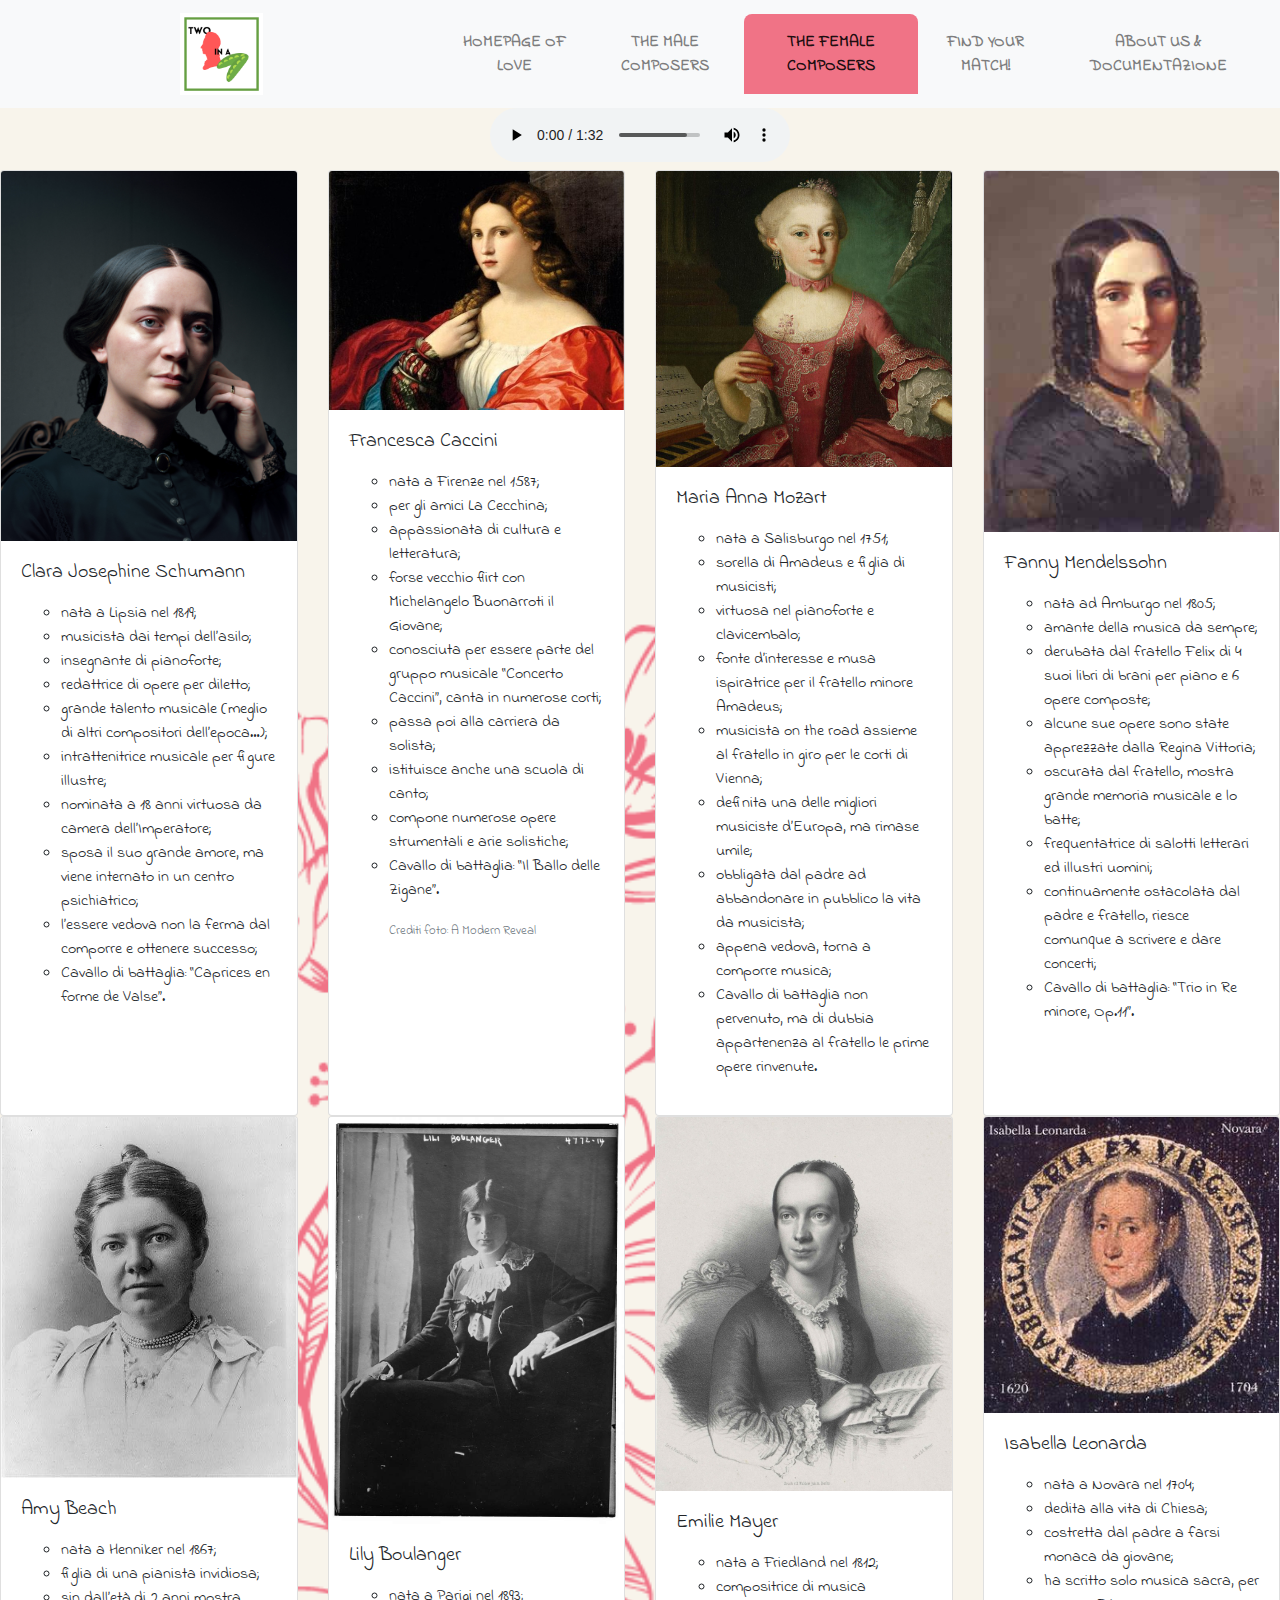
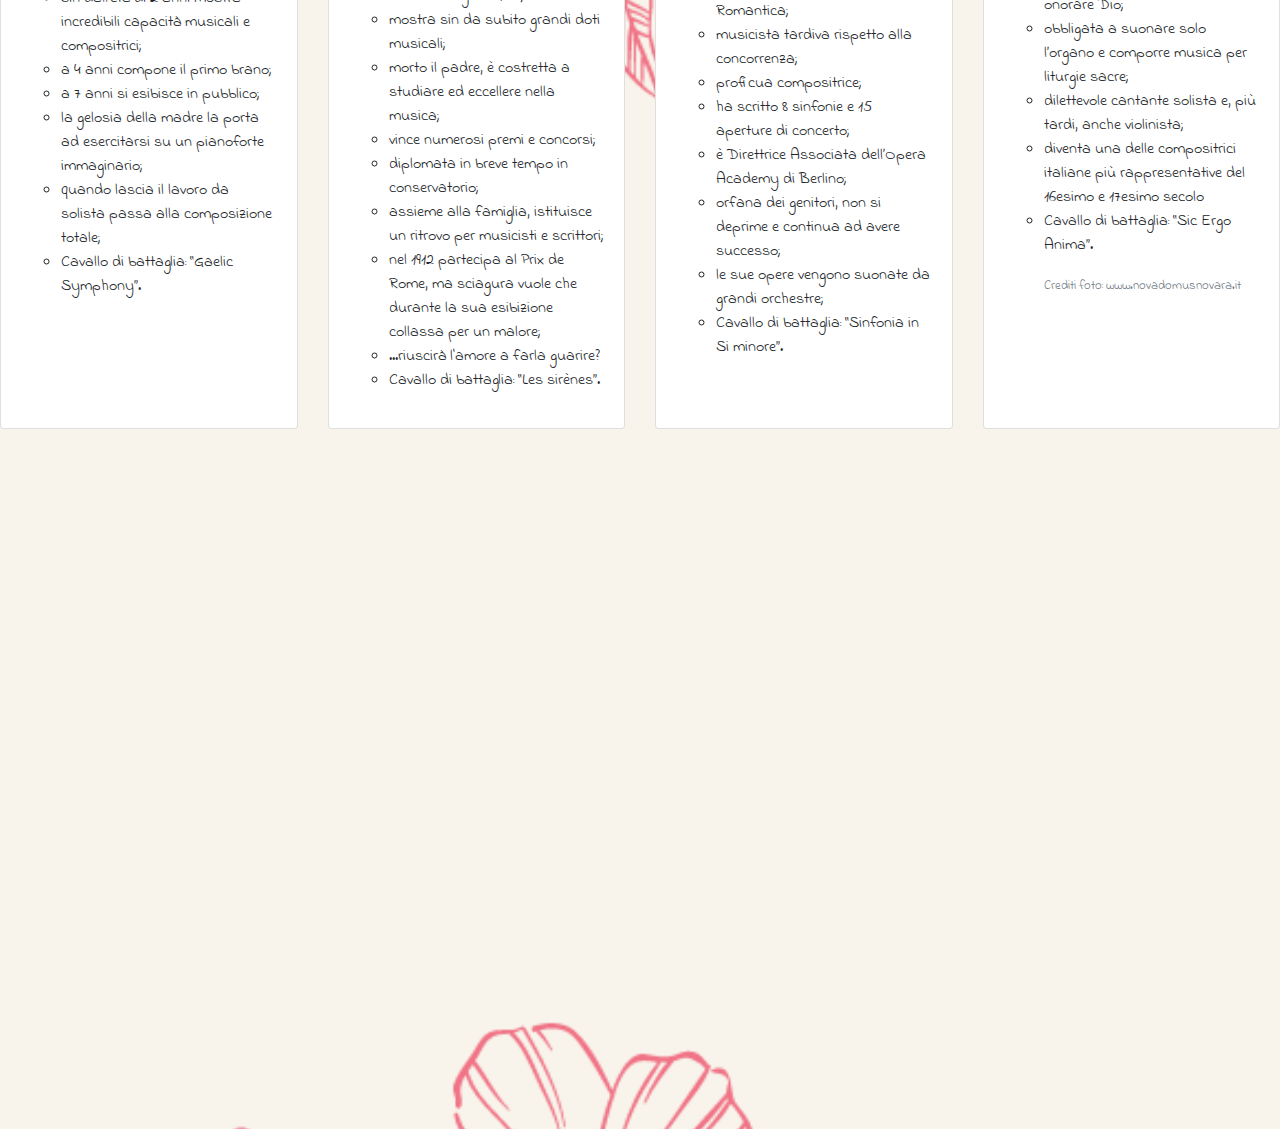
<file: composdon.html>
<!doctype html>
<html>
  <head>
     <meta charset="utf-8">
	  <!-- Global site tag (gtag.js) - Google Analytics -->
<script async src="https://www.googletagmanager.com/gtag/js?id=G-8LS3K8L18Q"></script>
<script>
  window.dataLayer = window.dataLayer || [];
  function gtag(){dataLayer.push(arguments);}
  gtag('js', new Date());

  gtag('config', 'G-8LS3K8L18Q');
</script>
     <title></title>
     <link rel="stylesheet" type="text/css" href="css/style.css">
     <link rel="stylesheet" href="https://cdn.jsdelivr.net/npm/bootstrap@4.3.1/dist/css/bootstrap.min.css" integrity="sha384-ggOyR0iXCbMQv3Xipma34MD+dH/1fQ784/j6cY/iJTQUOhcWr7x9JvoRxT2MZw1T" crossorigin="anonymous">
     <script src="https://code.jquery.com/jquery-3.3.1.slim.min.js" integrity="sha384-q8i/X+965DzO0rT7abK41JStQIAqVgRVzpbzo5smXKp4YfRvH+8abtTE1Pi6jizo" crossorigin="anonymous"></script>
     <script src="https://cdn.jsdelivr.net/npm/popper.js@1.14.7/dist/umd/popper.min.js" integrity="sha384-UO2eT0CpHqdSJQ6hJty5KVphtPhzWj9WO1clHTMGa3JDZwrnQq4sF86dIHNDz0W1" crossorigin="anonymous"></script>
     <script src="https://cdn.jsdelivr.net/npm/bootstrap@4.3.1/dist/js/bootstrap.min.js" integrity="sha384-JjSmVgyd0p3pXB1rRibZUAYoIIy6OrQ6VrjIEaFf/nJGzIxFDsf4x0xIM+B07jRM" crossorigin="anonymous"></script>

<link rel="preconnect" href="https://fonts.googleapis.com">
<link rel="preconnect" href="https://fonts.gstatic.com" crossorigin>
<link href="https://fonts.googleapis.com/css2?family=Indie+Flower&display=swap" rel="stylesheet">

  </head>
  <body>
     <header>
        <nav class="navbar navbar-expand-lg navbar-light bg-light">
			 <a class="navbar-brand" href="index.html">
               <img id="homelogo" src="img/logo2.png"/>
			 </a>
			  <button class="navbar-toggler" type="button" data-toggle="collapse" data-target="#navbarNav" aria-controls="navbarNav" aria-expanded="false" aria-label="Toggle navigation">
			    <span class="navbar-toggler-icon"></span>
			  </button>
			  <div class="collapse navbar-collapse" id="navbarNav">
			    <ul class="navbar-nav">
			      <li class="nav-item">
			        <a class="nav-link" href="index.html"><b>Homepage of Love</b><span class="sr-only">(current)</span></a>
			      </li>
			      <li class="nav-item">
			        <a class="nav-link" href="composomo.html"><b>The Male Composers</b></a>
			      </li>
			      <li class="nav-item active">
			        <a class="nav-link" href="composdon.html"><b>The Female Composers</b></a>
			      </li>
			       <li class="nav-item">
			        <a class="nav-link" href="match.html"><b>Find your Match!</b></a>
			      </li>
                  <li class="nav-item">
                    <a class="nav-link" href="aboutus.html"><b>About Us & Documentazione</b></a>
                  </li>
			    </ul>
			  </div>
		</nav>
        <center>
       <audio controls>
        <source src="audio/audiodonne.mp3.mp3" type="audio/mpeg">
       </audio> 
      </center>
     </header>
     
     <main>
        <div class="card-deck">
       <div class="card" style="width: 8rem">
         <img src="img/musdon1.jpg" class="card-img-top" alt="...">
       <div class="card-body">
         <h5 class="card-title">Clara Josephine Schumann</h5>
         <ul class="a">
         	<p class="card-text">
         	<li>nata a Lipsia nel 1819;</li>
         	<li>musicista dai tempi dell’asilo;</li>
         	<li>insegnante di pianoforte;</li> 
         	<li>redattrice di opere per diletto;</li>
         	<li>grande talento musicale (meglio di altri compositori dell’epoca…);</li>
         	<li>intrattenitrice musicale per figure illustre;</li> 
         	<li>nominata a 18 anni virtuosa da camera dell’Imperatore;</li>
         	<li>sposa il suo grande amore, ma viene internato in un centro psichiatrico;</li>
         	<li>l’essere vedova non la ferma dal comporre e ottenere successo;</li>
         	<li>Cavallo di battaglia: “Caprices en forme de Valse”.</li></p>
         </ul>
       </div>
       </div>
       <div class="card" style="width: 4rem">
         <img src="img/musdon2.jpg" class="card-img-top" alt="...">
       <div class="card-body">
         <h5 class="card-title">Francesca Caccini</h5>
         <ul class="a">
         	<p class="card-text">
         	<li>nata a Firenze nel 1587;</li>
         	<li>per gli amici La Cecchina;</li>
         	<li>appassionata di cultura e letteratura;</li> 
         	<li>forse vecchio flirt con Michelangelo Buonarroti il Giovane;</li>
         	<li>conosciuta per essere parte del gruppo musicale “Concerto Caccini”, canta in numerose corti;</li>
         	<li>passa poi alla carriera da solista;</li> 
         	<li>istituisce anche una scuola di canto;</li>
         	<li>compone numerose opere strumentali e arie solistiche;</li>
         	<li>Cavallo di battaglia: “Il Ballo delle Zigane”.</li></p>
         	<p class="card-text"><small class="text-muted">Crediti foto: A Modern Reveal</small></p>

         </ul>
       </div>
       </div>
        <div class="card" style="width: 5%">
         <img src="img/musdon3.jpg" class="card-img-top" alt="...">
        <div class="card-body">
         <h5 class="card-title">Maria Anna Mozart</h5>
         <ul class="a">
         	<p class="card-text">
         	<li>nata a Salisburgo nel 1751;</li>
         	<li>sorella di Amadeus e figlia di musicisti;</li>
         	<li>virtuosa nel pianoforte e clavicembalo;</li>
         	<li>fonte d’interesse e musa ispiratrice per il fratello minore Amadeus;</li>
         	<li>musicista on the road assieme al fratello in giro per le corti di Vienna;</li> 
         	<li>definita una delle migliori musiciste d’Europa, ma rimase umile;</li>
         	<li>obbligata dal padre ad abbandonare in pubblico la vita da musicista;</li>
         	<li>appena vedova, torna a comporre musica;</li> 
            <li>Cavallo di battaglia non pervenuto, ma di dubbia appartenenza al fratello le prime opere rinvenute. </li></p>
         </ul>
       </div>
       </div>
        <div class="card" style="width: 5%">
         <img src="img/musdon4.jpg" class="card-img-top" alt="...">
        <div class="card-body">
         <h5 class="card-title">Fanny Mendelssohn</h5>
         <ul class="a">
         	<p class="card-text">
         	<li>nata ad Amburgo nel 1805;</li>
         	<li>amante della musica da sempre;</li>
         	<li>derubata dal fratello Felix di 4 suoi libri di brani per piano e 6 opere composte;</li>
         	<li>alcune sue opere sono state apprezzate dalla Regina Vittoria;</li> 
         	<li>oscurata dal fratello, mostra grande memoria musicale e lo batte;</li>
         	<li>frequentatrice di salotti letterari ed illustri uomini;</li>
         	<li>continuamente ostacolata dal padre e fratello, riesce comunque a scrivere e dare concerti;</li> 
            <li>Cavallo di battaglia: “Trio in Re minore, Op.11”.</li></p>
         </ul>
       </div>
       </div>
     </div>
     <div class="card-deck">
        <div class="card" style="width: 18rem">
         <img src="img/musdon5.jpg" class="card-img-top" alt="...">
        <div class="card-body">
         <h5 class="card-title">Amy Beach</h5>
         <ul class="a">
         	<p class="card-text">
         	<li>nata a Henniker nel 1867;</li>
         	<li>figlia di una pianista invidiosa;</li>
         	<li>sin dall’età di 2 anni mostra incredibili capacità musicali e compositrici;</li> 
         	<li>a 4 anni compone il primo brano;</li>
         	<li>a 7 anni si esibisce in pubblico;</li>
         	<li>la gelosia della madre la porta ad esercitarsi su un pianoforte immaginario;</li> 
         	<li>quando lascia il lavoro da solista passa alla composizione totale;</li>
         	<li>Cavallo di battaglia: “Gaelic Symphony”.</li></p>
         </ul>
       </div>
       </div>
        <div class="card" style="width: 18rem">
         <img src="img/musdon6.jpg" class="card-img-top" alt="...">
        <div class="card-body">
         <h5 class="card-title">Lily Boulanger</h5>
         <ul class="a">
         	<p class="card-text">
         	<li>nata a Parigi nel 1893;</li>
         	<li>mostra sin da subito grandi doti musicali;</li>
         	<li>morto il padre, è costretta a studiare ed eccellere nella musica;</li> 
         	<li>vince numerosi premi e concorsi;</li>
         	<li>diplomata in breve tempo in conservatorio;</li>
         	<li>assieme alla famiglia, istituisce un ritrovo per musicisti e scrittori;</li> 
         	<li>nel 1912 partecipa al Prix de Rome, ma sciagura vuole che durante la sua esibizione collassa per un malore;</li>
         	<li>...riuscirà l'amore a farla guarire?</li>
         	<li>Cavallo di battaglia: “Les sirènes”.</li></p>
         </ul>
       </div>
       </div>
        <div class="card" style="width: 18rem">
         <img src="img/musdon7.jpg" class="card-img-top" alt="...">
        <div class="card-body">
         <h5 class="card-title">Emilie Mayer</h5>
         <ul class="a">
         	<p class="card-text">
         	<li>nata a Friedland nel 1812;</li>
         	<li>compositrice di musica Romantica;</li>
         	<li>musicista tardiva rispetto alla concorrenza;</li> 
         	<li>proficua compositrice;</li>
         	<li>ha scritto 8 sinfonie e 15 aperture di concerto;</li>
         	<li>è Direttrice Associata dell’Opera Academy di Berlino;</li> 
         	<li>orfana dei genitori, non si deprime e continua ad avere successo;</li>
         	<li>le sue opere vengono suonate da grandi orchestre;</li>
         	<li>Cavallo di battaglia: “Sinfonia in Si minore”.</li></p>
         </ul>
       </div>
       </div>
         <div class="card" style="width: 18rem">
         <img src="img/musdon8.jpg" class="card-img-top" alt="...">
        <div class="card-body">
         <h5 class="card-title">Isabella Leonarda</h5>
         <ul class="a">
         	<p class="card-text">
         	<li>nata a Novara nel 1704;</li>
         	<li>dedita alla vita di Chiesa;</li>
         	<li>costretta dal padre a farsi monaca da giovane;</li> 
         	<li>ha scritto solo musica sacra, per onorare Dio;</li>
         	<li>obbligata a suonare solo l’organo e comporre musica per liturgie sacre;</li>
         	<li>dilettevole cantante solista e, più tardi, anche violinista;</li>
         	<li>diventa una delle compositrici italiane più rappresentative del 16esimo e 17esimo secolo</li> 
         	<li>Cavallo di battaglia: “Sic Ergo Anima”.</li></p>
         	<p class="card-text"><small class="text-muted">Crediti foto: www.novadomusnovara.it</small></p>
         </ul>
       </div>
       </div>
   </div>
     </main>
     <footer></footer>
  </body>
</html>
</file>
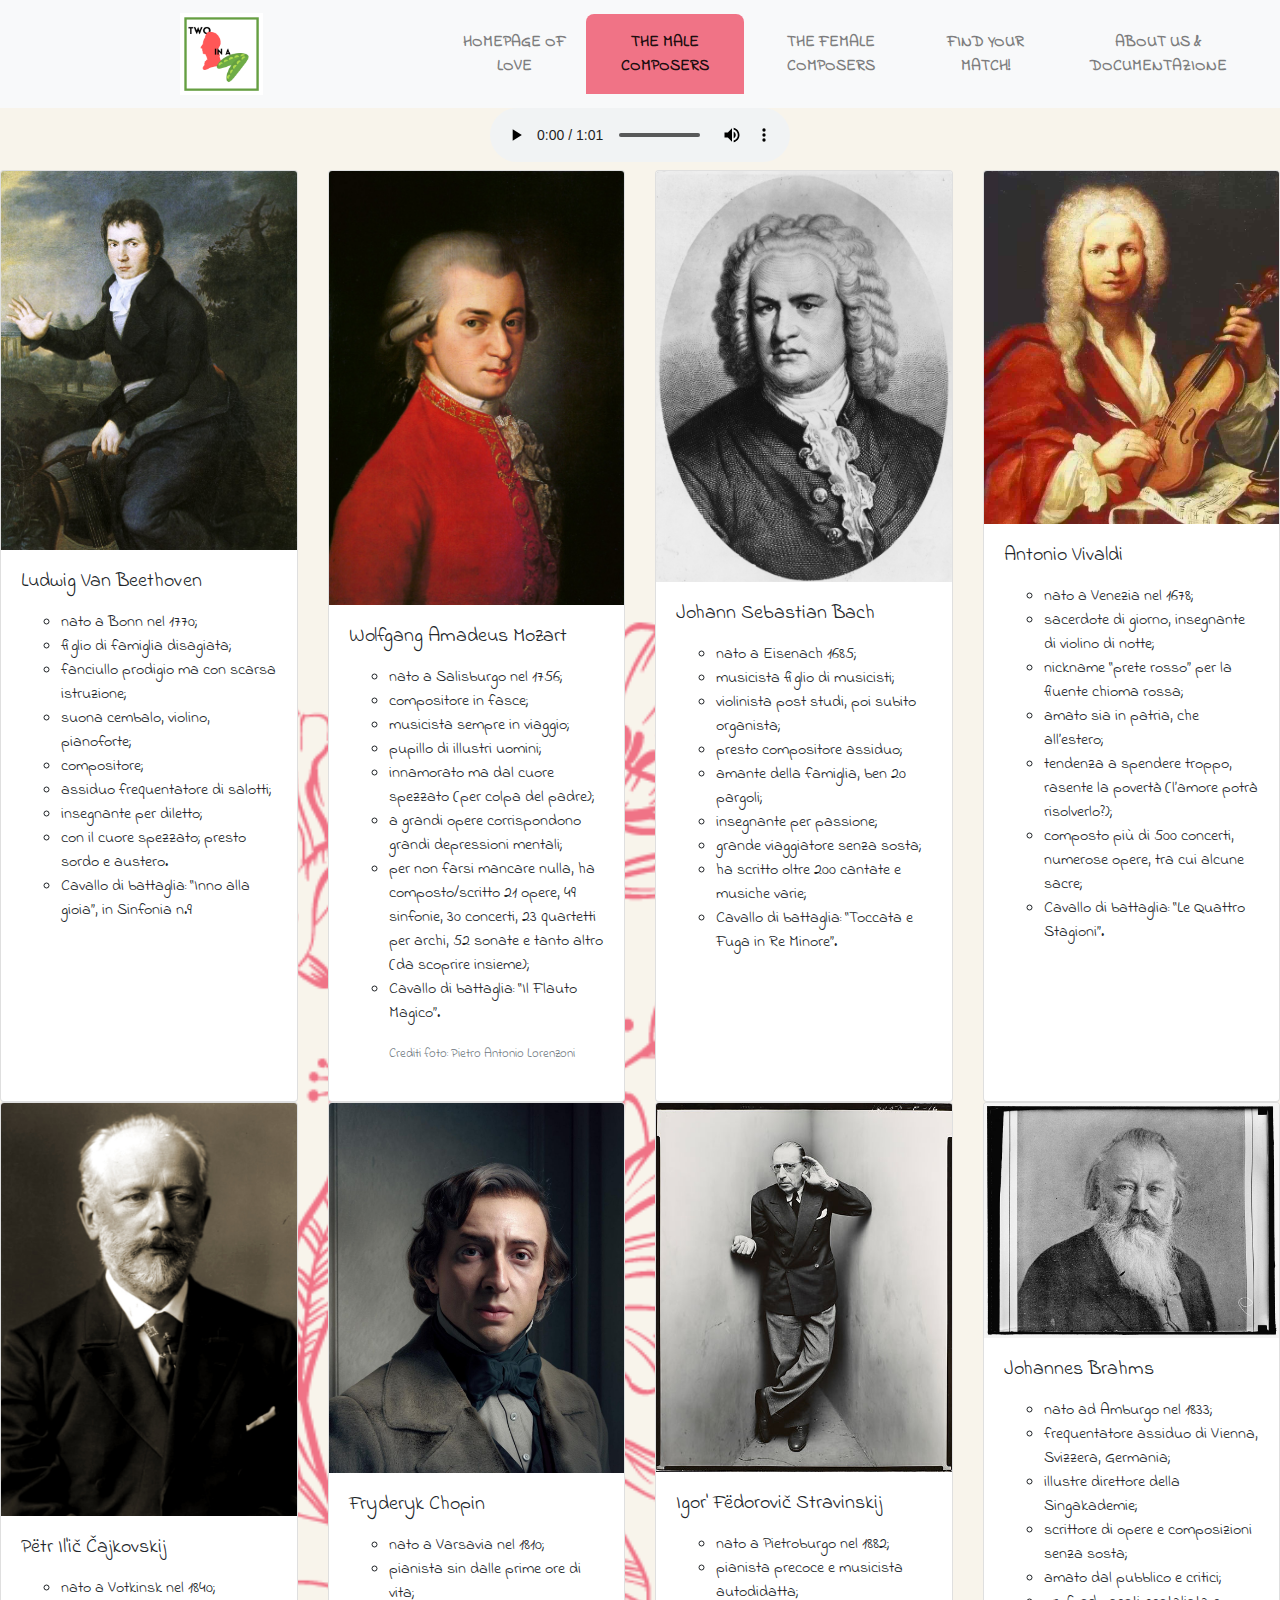
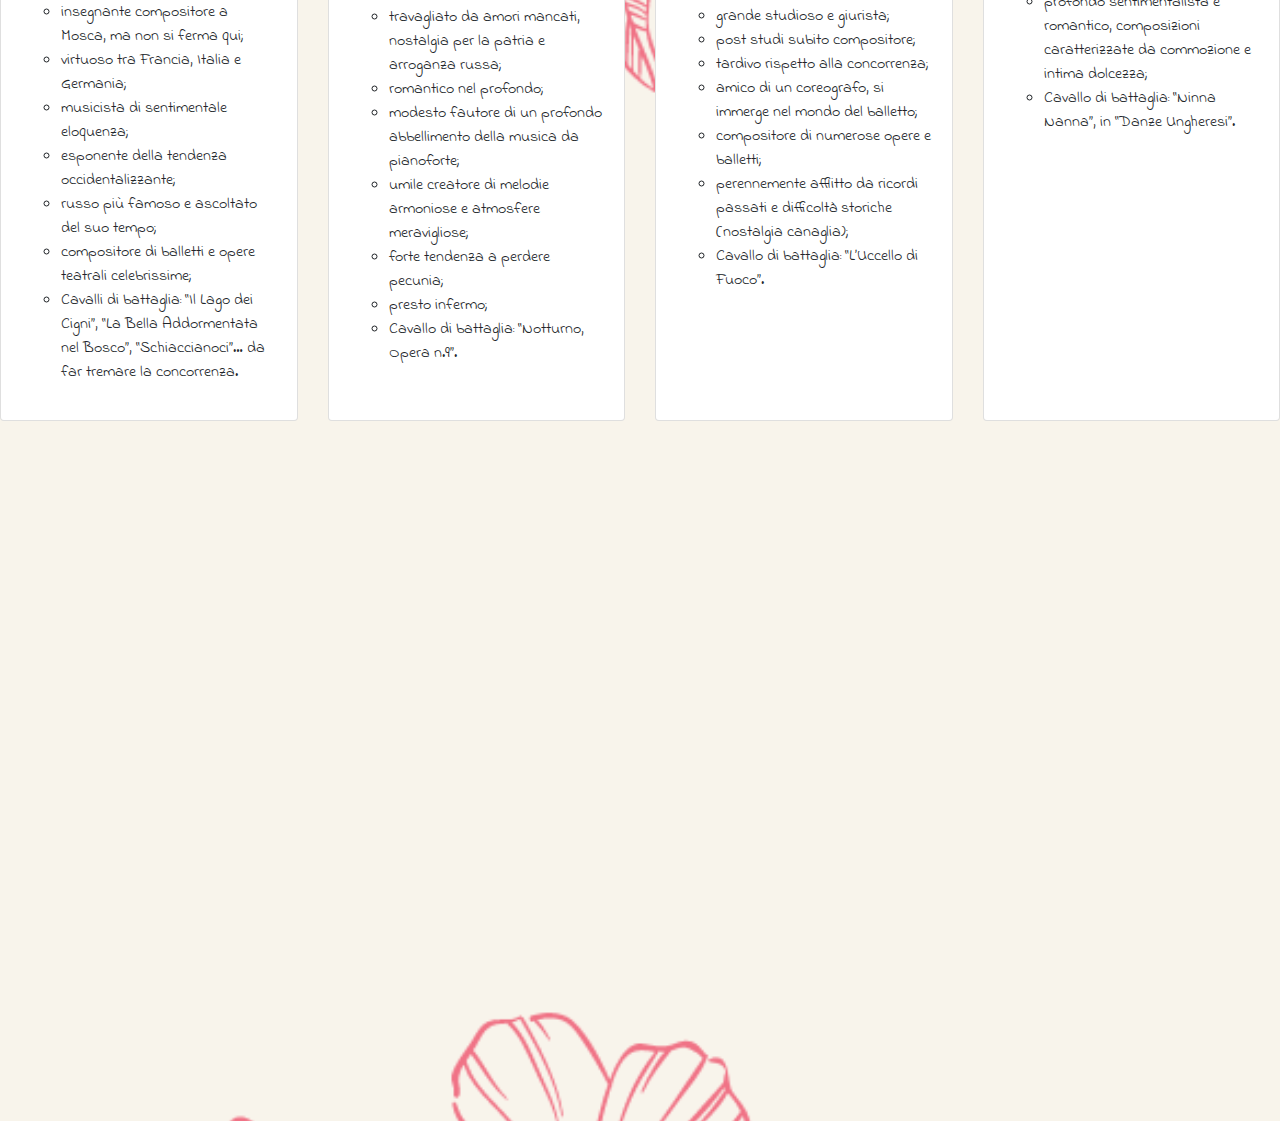
<file: composomo.html>
<!doctype html>
<html>
  <head>
     <meta charset="utf-8">
	  <!-- Global site tag (gtag.js) - Google Analytics -->
<script async src="https://www.googletagmanager.com/gtag/js?id=G-8LS3K8L18Q"></script>
<script>
  window.dataLayer = window.dataLayer || [];
  function gtag(){dataLayer.push(arguments);}
  gtag('js', new Date());

  gtag('config', 'G-8LS3K8L18Q');
</script>
     <title></title>
     <link rel="stylesheet" type="text/css" href="css/style.css">
     <link rel="stylesheet" href="https://cdn.jsdelivr.net/npm/bootstrap@4.3.1/dist/css/bootstrap.min.css" integrity="sha384-ggOyR0iXCbMQv3Xipma34MD+dH/1fQ784/j6cY/iJTQUOhcWr7x9JvoRxT2MZw1T" crossorigin="anonymous">
     <script src="https://code.jquery.com/jquery-3.3.1.slim.min.js" integrity="sha384-q8i/X+965DzO0rT7abK41JStQIAqVgRVzpbzo5smXKp4YfRvH+8abtTE1Pi6jizo" crossorigin="anonymous"></script>
     <script src="https://cdn.jsdelivr.net/npm/popper.js@1.14.7/dist/umd/popper.min.js" integrity="sha384-UO2eT0CpHqdSJQ6hJty5KVphtPhzWj9WO1clHTMGa3JDZwrnQq4sF86dIHNDz0W1" crossorigin="anonymous"></script>
     <script src="https://cdn.jsdelivr.net/npm/bootstrap@4.3.1/dist/js/bootstrap.min.js" integrity="sha384-JjSmVgyd0p3pXB1rRibZUAYoIIy6OrQ6VrjIEaFf/nJGzIxFDsf4x0xIM+B07jRM" crossorigin="anonymous"></script>

<link rel="preconnect" href="https://fonts.googleapis.com">
<link rel="preconnect" href="https://fonts.gstatic.com" crossorigin>
<link href="https://fonts.googleapis.com/css2?family=Indie+Flower&display=swap" rel="stylesheet">

  </head>
  <body>
     <header>
        <nav class="navbar navbar-expand-lg navbar-light bg-light">
			 <a class="navbar-brand" href="index.html">
               <img id="homelogo" src="img/logo2.png"/>
			 </a>
			  <button class="navbar-toggler" type="button" data-toggle="collapse" data-target="#navbarNav" aria-controls="navbarNav" aria-expanded="false" aria-label="Toggle navigation">
			    <span class="navbar-toggler-icon"></span>
			  </button>
			  <div class="collapse navbar-collapse" id="navbarNav">
			    <ul class="navbar-nav">
			      <li class="nav-item">
			        <a class="nav-link" href="index.html"><b>Homepage of Love</b><span class="sr-only">(current)</span></a>
			      </li>
			      <li class="nav-item active">
			        <a class="nav-link" href="composomo.html"><b>The Male Composers</b></a>
			      </li>
			      <li class="nav-item">
			        <a class="nav-link" href="composdon.html"><b>The Female Composers</b></a>
			      </li>
			       <li class="nav-item">
			        <a class="nav-link" href="match.html"><b>Find your Match!</b></a>
			      </li>
                  <li class="nav-item">
                    <a class="nav-link" href="aboutus.html"><b>About Us & Documentazione</b></a>
                  </li>
			    </ul>
			  </div>
		</nav>
        <center>
       <audio controls>
        <source src="audio/audiouomini.mp3.mp3" type="audio/mpeg">
       </audio> 
      </center>
     </header>

     <main>
     	<div class="card-deck">
       <div class="card" style="width: 8rem">
         <img src="img/musomo1.jpg" class="card-img-top" alt="...">
       <div class="card-body">
         <h5 class="card-title">Ludwig Van Beethoven</h5>
         <ul class="a">
         	<p class="card-text">
         	<li>nato a Bonn nel 1770;</li>
         	<li>figlio di famiglia disagiata;</li>
         	<li>fanciullo prodigio ma con scarsa istruzione;</li> 
         	<li>suona cembalo, violino, pianoforte;</li>
         	<li>compositore;</li>
         	<li>assiduo frequentatore di salotti;</li> 
         	<li>insegnante per diletto;</li>
         	<li>con il cuore spezzato; presto sordo e austero.</li> 
         	<li>Cavallo di battaglia: “Inno alla gioia”, in Sinfonia n.9</li></p>
         </ul>
       </div>
       </div>
       <div class="card" style="width: 4rem">
         <img src="img/musomo2.jpeg" class="card-img-top" alt="...">
       <div class="card-body">
         <h5 class="card-title">Wolfgang Amadeus Mozart</h5>
         <ul class="a">
         	<p class="card-text">
         	<li>nato a Salisburgo nel 1756;</li>
         	<li>compositore in fasce;</li>
         	<li>musicista sempre in viaggio;</li> 
         	<li>pupillo di illustri uomini;</li>
         	<li>innamorato ma dal cuore spezzato (per colpa del padre);</li>
         	<li>a grandi opere corrispondono grandi depressioni mentali;</li> 
         	<li>per non farsi mancare nulla, ha composto/scritto 21 opere, 49 sinfonie, 30 concerti, 23 quartetti per archi, 52 sonate e tanto altro (da scoprire insieme);</li>
         	<li>Cavallo di battaglia: “Il Flauto Magico”.</li></p>
            <p class="card-text"><small class="text-muted">Crediti foto: Pietro Antonio Lorenzoni</small></p>
         </ul>
       </div>
       </div>
        <div class="card" style="width: 5%">
         <img src="img/musomo3.jpg" class="card-img-top" alt="...">
        <div class="card-body">
         <h5 class="card-title">Johann Sebastian Bach</h5>
         <ul class="a">
         	<p class="card-text">
         	<li>nato a Eisenach 1685;</li>
         	<li>musicista figlio di musicisti;</li>
         	<li>violinista post studi, poi subito organista;</li> 
         	<li>presto compositore assiduo;</li>
         	<li>amante della famiglia, ben 20 pargoli;</li>
         	<li>insegnante per passione;</li> 
         	<li>grande viaggiatore senza sosta;</li>
         	<li>ha scritto oltre 200 cantate e musiche varie;</li>
            <li>Cavallo di battaglia: “Toccata e Fuga in Re Minore”.</li></p>
         </ul>
       </div>
       </div>
        <div class="card" style="width: 5%">
         <img src="img/musomo4.jpg" class="card-img-top" alt="...">
        <div class="card-body">
         <h5 class="card-title">Antonio Vivaldi</h5>
         <ul class="a">
         	<p class="card-text">
         	<li>nato a Venezia nel 1678;</li>
         	<li>sacerdote di giorno, insegnante di violino di notte;</li>
         	<li>nickname “prete rosso” per la fluente chioma rossa;</li> 
         	<li>amato sia in patria, che all’estero;</li>
         	<li>tendenza a spendere troppo, rasente la povertà (l’amore potrà risolverlo?);</li>
         	<li>composto più di 500 concerti, numerose opere, tra cui alcune sacre;</li> 
            <li>Cavallo di battaglia: “Le Quattro Stagioni”. </li></p>
         </ul>
       </div>
       </div>
     </div>
     <div class="card-deck">
        <div class="card" style="width: 18rem">
         <img src="img/musomo5.jpg" class="card-img-top" alt="...">
        <div class="card-body">
         <h5 class="card-title">Pëtr Il'ič Čajkovskij</h5>
         <ul class="a">
         	<p class="card-text">
         	<li>nato a Votkinsk nel 1840;</li>
         	<li>insegnante compositore a Mosca, ma non si ferma qui;</li>
         	<li>virtuoso tra Francia, Italia e Germania;</li> 
         	<li>musicista di sentimentale eloquenza;</li>
         	<li>esponente della tendenza occidentalizzante;</li>
         	<li>russo più famoso e ascoltato del suo tempo;</li> 
         	<li>compositore di balletti e opere teatrali celebrissime;</li>
         	<li>Cavalli di battaglia: “Il Lago dei Cigni”, “La Bella Addormentata nel Bosco”, “Schiaccianoci”… da far tremare la concorrenza.</li>
         </ul>
       </div>
       </div>
        <div class="card" style="width: 18rem">
         <img src="img/musomo6.jpg" class="card-img-top" alt="...">
        <div class="card-body">
         <h5 class="card-title">Fryderyk Chopin</h5>
         <ul class="a">
         	<p class="card-text">
         	<li>nato a Varsavia nel 1810;</li>
         	<li>pianista sin dalle prime ore di vita;</li>
         	<li>travagliato da amori mancati, nostalgia per la patria e arroganza russa;</li> 
         	<li>romantico nel profondo;</li>
         	<li>modesto fautore di un profondo abbellimento della musica da pianoforte;</li>
         	<li>umile creatore di melodie armoniose e atmosfere meravigliose;</li> 
         	<li>forte tendenza a perdere pecunia;</li>
         	<li>presto infermo;</li>
         	<li>Cavallo di battaglia: “Notturno, Opera n.9”.</li>
         </ul>
       </div>
       </div>
        <div class="card" style="width: 18rem">
         <img src="img/musomo7.jpg" class="card-img-top" alt="...">
        <div class="card-body">
         <h5 class="card-title">Igor' Fëdorovič Stravinskij</h5>
         <ul class="a">
         	<p class="card-text">
         	<li>nato a Pietroburgo nel 1882;</li>
         	<li>pianista precoce e musicista autodidatta;</li>
         	<li>grande studioso e giurista;</li> 
         	<li>post studi subito compositore;</li>
         	<li>tardivo rispetto alla concorrenza;</li>
         	<li>amico di un coreografo, si immerge nel mondo del balletto;</li> 
         	<li>compositore di numerose opere e balletti;</li>
         	<li>perennemente afflitto da ricordi passati e difficoltà storiche (nostalgia canaglia);</li>
         	<li>Cavallo di battaglia: “L’Uccello di Fuoco”.</li>
         </ul>
       </div>
       </div>
         <div class="card" style="width: 18rem">
         <img src="img/musomo8.jpg" class="card-img-top" alt="...">
        <div class="card-body">
         <h5 class="card-title">Johannes Brahms</h5>
         <ul class="a">
         	<p class="card-text">
         	<li>nato ad Amburgo nel 1833;</li>
         	<li>frequentatore assiduo di Vienna, Svizzera, Germania;</li>
         	<li>illustre direttore della Singakademie;</li> 
         	<li>scrittore di opere e composizioni senza sosta;</li>
         	<li>amato dal pubblico e critici;</li>
         	<li>profondo sentimentalista e romantico, composizioni caratterizzate da commozione e intima dolcezza;</li> 
         	<li>Cavallo di battaglia: “Ninna Nanna”, in “Danze Ungheresi”.</li>
         </ul>
       </div>
       </div>
   </div>
     </main>
     <footer></footer>
  </body>
</html>
</file>
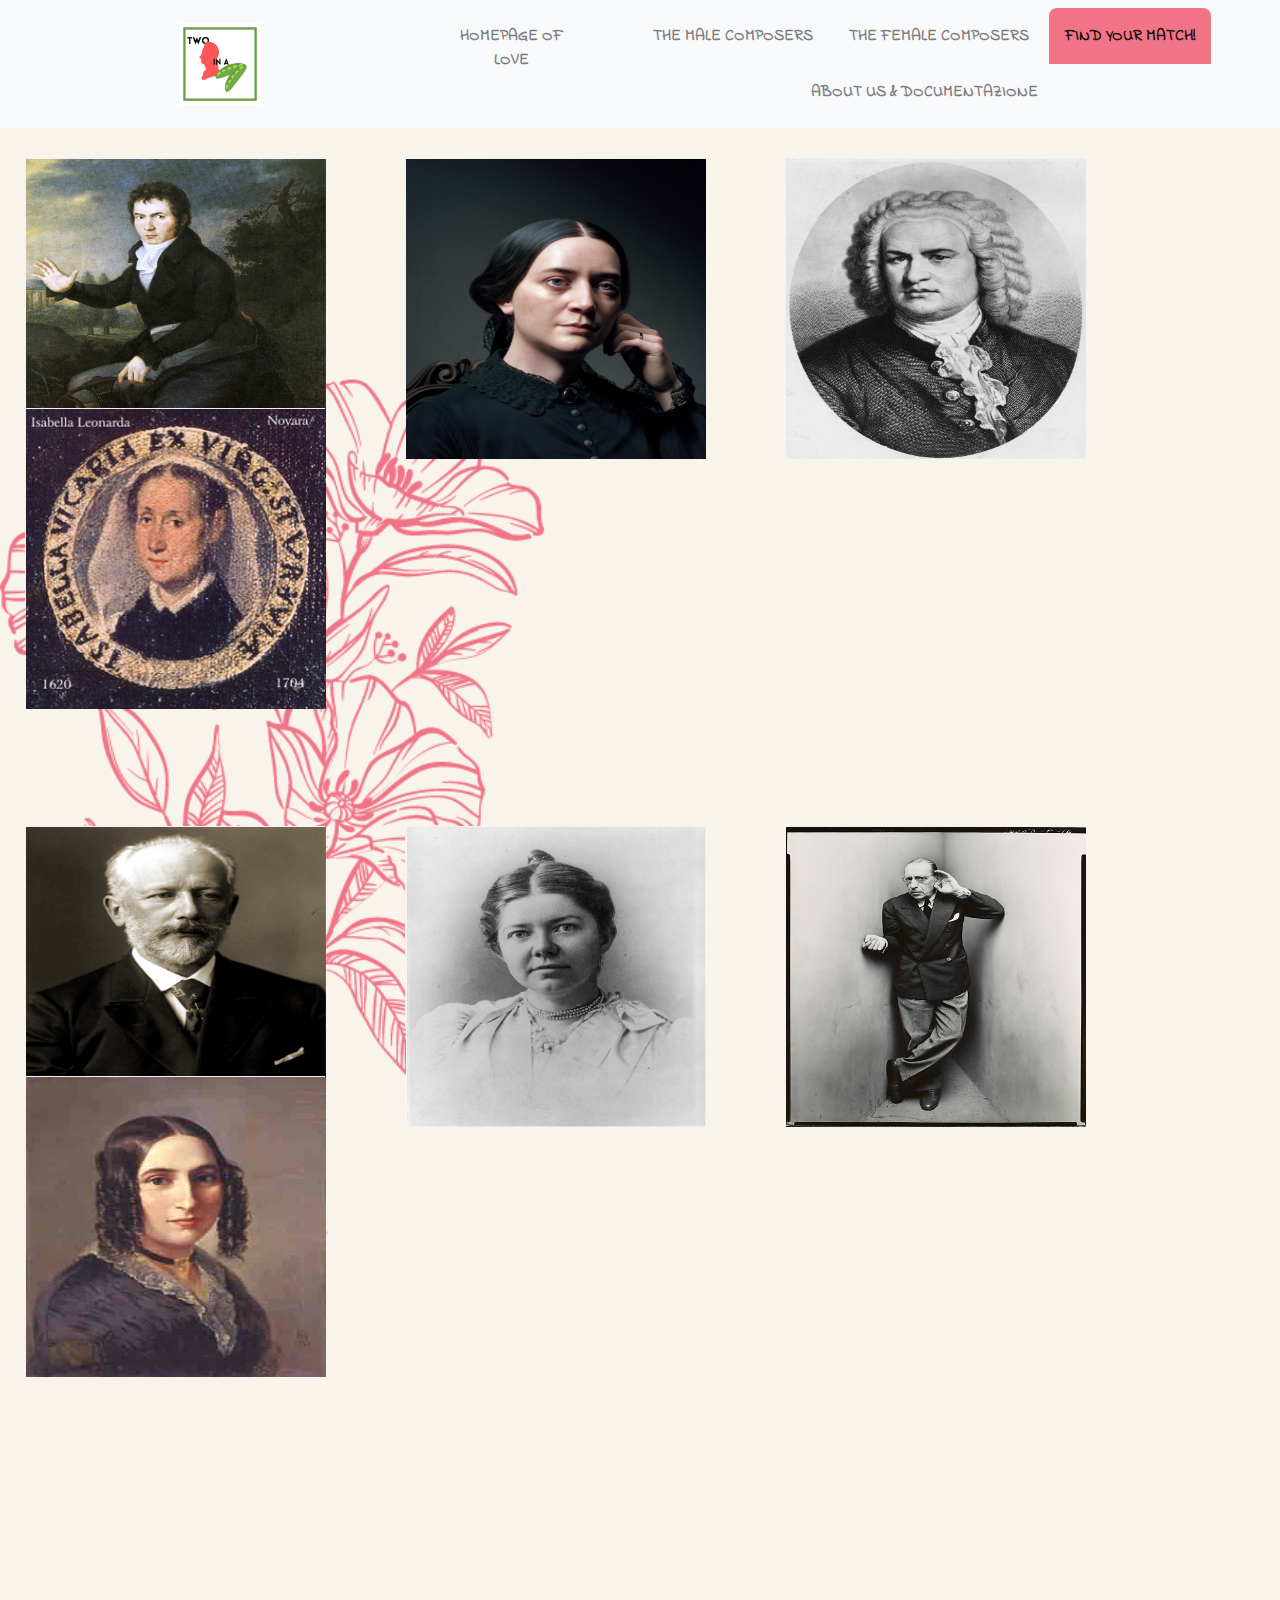
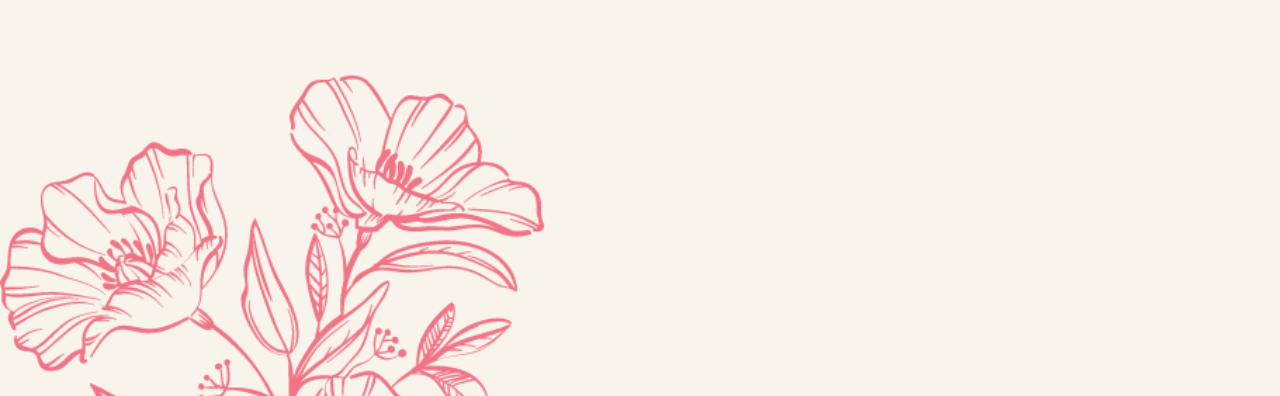
<file: match.html>
<!doctype html>
<html>
  <head>
     <meta charset="utf-8">
	  <!-- Global site tag (gtag.js) - Google Analytics -->
<script async src="https://www.googletagmanager.com/gtag/js?id=G-8LS3K8L18Q"></script>
<script>
  window.dataLayer = window.dataLayer || [];
  function gtag(){dataLayer.push(arguments);}
  gtag('js', new Date());

  gtag('config', 'G-8LS3K8L18Q');
</script>
     <title></title>
     <link rel="stylesheet" type="text/css" href="css/style.css">
     <link rel="stylesheet" href="https://cdn.jsdelivr.net/npm/bootstrap@4.3.1/dist/css/bootstrap.min.css" integrity="sha384-ggOyR0iXCbMQv3Xipma34MD+dH/1fQ784/j6cY/iJTQUOhcWr7x9JvoRxT2MZw1T" crossorigin="anonymous">
     <script src="https://code.jquery.com/jquery-3.3.1.slim.min.js" integrity="sha384-q8i/X+965DzO0rT7abK41JStQIAqVgRVzpbzo5smXKp4YfRvH+8abtTE1Pi6jizo" crossorigin="anonymous"></script>
     <script src="https://cdn.jsdelivr.net/npm/popper.js@1.14.7/dist/umd/popper.min.js" integrity="sha384-UO2eT0CpHqdSJQ6hJty5KVphtPhzWj9WO1clHTMGa3JDZwrnQq4sF86dIHNDz0W1" crossorigin="anonymous"></script>
     <script src="https://cdn.jsdelivr.net/npm/bootstrap@4.3.1/dist/js/bootstrap.min.js" integrity="sha384-JjSmVgyd0p3pXB1rRibZUAYoIIy6OrQ6VrjIEaFf/nJGzIxFDsf4x0xIM+B07jRM" crossorigin="anonymous"></script>

<link rel="preconnect" href="https://fonts.googleapis.com">
<link rel="preconnect" href="https://fonts.gstatic.com" crossorigin>
<link href="https://fonts.googleapis.com/css2?family=Indie+Flower&display=swap" rel="stylesheet">

  </head>
  <body>
     <header>
        <nav class="navbar navbar-expand-lg navbar-light bg-light">
			 <a class="navbar-brand" href="index.html">
               <img id="homelogo" src="img/logo2.png"/>
			 </a>
			  <button class="navbar-toggler" type="button" data-toggle="collapse" data-target="#navbarNav" aria-controls="navbarNav" aria-expanded="false" aria-label="Toggle navigation">
			    <span class="navbar-toggler-icon"></span>
			  </button>
			  <div class="collapse navbar-collapse" id="navbarNav">
			    <ul class="navbar-nav">
			      <li class="nav-item">
			        <a class="nav-link" href="index.html"><b>Homepage of Love<span class="sr-only">(current)</span></a>
			      </li>
			      <li class="nav-item">
			        <a class="nav-link" href="composomo.html"><b>The Male Composers</b></a>
			      </li>
			      <li class="nav-item">
			        <a class="nav-link" href="composdon.html"><b>The Female Composers</b></a>
			      </li>
			       <li class="nav-item active">
			        <a class="nav-link" href="match.html"><b>Find your Match!</b></a>
			      </li>
            <li class="nav-item">
              <a class="nav-link" href="aboutus.html"><b>About Us & Documentazione</b></a>
            </li>
			    </ul>
			  </div>
		</nav>
     </header>
     <main>
     <div class="card-deck">
       <div class="flip-card">
         <div class="flip-card-inner">
         <div class="flip-card-front">
         <img src="img/musomo1.jpg" alt="Avatar" style="width:300px;height:300px;">
       </div>
       <div class="flip-card-back">
        <h1>Ludwig Van Beethoven</h1>
        <p>Perfect match with</p>
        <p>Lily Boulanger!</p>
        </div>
       </div>
      </div>

     <div class="flip-card">
         <div class="flip-card-inner">
         <div class="flip-card-front">
         <img src="img/musdon1.jpg" alt="Avatar" style="width:300px;height:300px;">
       </div>
       <div class="flip-card-back">
        <h1>Clara Josephine Schumann</h1>
        <p>Perfect match with</p>
        <p>Wolfgang Amadeus Mozart!</p>
        </div>
       </div>
      </div>

      <div class="flip-card">
         <div class="flip-card-inner">
         <div class="flip-card-front">
         <img src="img/musomo3.jpg" alt="Avatar" style="width:300px;height:300px;">
       </div>
       <div class="flip-card-back">
        <h1>Johann Sebastian Bach</h1>
        <p>Perfect match with</p>
        <p>Maria Anna Mozart!</p>
        </div>
       </div>
      </div>

      <div class="flip-card">
         <div class="flip-card-inner">
         <div class="flip-card-front">
         <img src="img/musdon8.jpg" alt="Avatar" style="width:300px;height:300px;">
       </div>
       <div class="flip-card-back">
        <h1>Isabella Leonarda</h1>
        <p>Perfect match with</p>
        <p>Antonio Vivaldi!</p>
        </div>
       </div>
      </div>
     </div>
     <br>
     <br>
     <br>
     <br>
     <br>
     <br>
&emsp;

      <div class="card-deck">
       <div class="flip-card">
         <div class="flip-card-inner">
         <div class="flip-card-front">
         <img src="img/musomo5.jpg" alt="Avatar" style="width:300px;height:300px;">
       </div>
       <div class="flip-card-back">
        <h1>Pëtr Il'ič Čajkovskij</h1>
        <p>Perfect match with</p>
        <p>Emilie Mayer!</p>
        </div>
       </div>
      </div>

       <div class="flip-card">
         <div class="flip-card-inner">
         <div class="flip-card-front">
         <img src="img/musdon5.jpg" alt="Avatar" style="width:300px;height:300px;">
       </div>
       <div class="flip-card-back">
        <h1>Amy Beach</h1>
        <p>Perfect match with</p>
        <p>Fryderyk Chopin!</p>
        </div>
       </div>
      </div>

       <div class="flip-card">
         <div class="flip-card-inner">
         <div class="flip-card-front">
         <img src="img/musomo7.jpg" alt="Avatar" style="width:300px;height:300px;">
       </div>
       <div class="flip-card-back">
        <h1>Igor' Fëdorovič Stravinskij</h1>
        <p>Perfect match with</p>
        <p>Francesca Caccini!</p>
        </div>
       </div>
      </div>

       <div class="flip-card">
         <div class="flip-card-inner">
         <div class="flip-card-front">
         <img src="img/musdon4.jpg" alt="Avatar" style="width:300px;height:300px;">
       </div>
       <div class="flip-card-back">
        <h1>Fanny Mendelssohn</h1>
        <p>Perfect match with</p>
        <p>Johannes Brahms!</p>
        </div>
       </div>
      </div>
   </div>

     </main>
     <footer></footer>
  </body>
</html>
</file>
<file: css/style.css>
head, header, body, footer, p { font-family: 'Indie Flower', cursive !important;}

h1, header p {
  text-align: center;
  padding: 30px;     
}


#intro {
  position:absolute;
  top: 550px;
  left: 420px
}

header {
	     color: #6E1421; 
	     text-align: center;
 }

 #final {
  position: absolute;
  top: 200px;
  left: 150px
 }

 #final2 {
   position: absolute;
  top: 700px;
  left: 40px;

 }

#final3 {
  position: absolute;
  top: 270px;
  left: 40px;
}


#mappa {
   max-width: 40%
}

#wire1, #wire2, #wire3, #wire4 {
  max-width: 50%;
  padding-top: 8px
}

 footer {
  position:absolute; 
  position: center;
  left: 0px;
  padding: 350px;
  width: 100%;
 }


nav {
	background-color: #F07386;
}


.controls {
  padding-bottom: 20px
}

#homelogo { 
	       max-width: 20%;
         left: 10px;
}

body {
	background: url(../img/sfondo.png);
  background-size: cover;
  background-position: left-center;
  }

.active { text-decoration: none; color: white;}

nav { margin: 0px auto; text-align: center;}

nav ul { list-style-type: none; padding-left: 0px !important;}

nav ul li { display: inline-block; 
	        /*background-color: white; */
	        
	        padding: 8px; 
            border-top-left-radius: 8px;
            border-top-right-radius: 8px;
            text-transform: uppercase;
        }

.active {
	 color: blue;
	 background-color: #F07386;
}

ul.a {
  list-style-type: circle;
}



* {box-sizing: border-box}
/* Full-width input fields */
  input[type=text], input[type=password] {
  width: 100%;
  padding: 15px;
  margin: 5px 0 22px 0;
  display: inline-block;
  border: none;
  background: #f1f1f1;
}

/* Add a background color when the inputs get focus */
input[type=text]:focus, input[type=password]:focus {
  background-color: #ddd;
  outline: none;
}

/* Set a style for all buttons */
button {
  background-color: #04AA6D;
  color: white;
  padding: 14px 20px;
  padding-top: 20px;
  margin: 8px 0;
  border: none;
  cursor: pointer;
  width: 100%;
  opacity: 0.9;
}

button:hover {
  opacity:1;
}

/* Extra styles for the cancel button */
.cancelbtn {
  padding: 14px 20px;
  background-color: #f44336;
}

/* Float cancel and signup buttons and add an equal width */
.cancelbtn, .signupbtn {
  float: left;
  width: 50%;
}

/* Add padding to container elements */
.container {
  padding: 16px;
}

/* The Modal (background) */
.modal {
  display: none; /* Hidden by default */
  position: fixed; /* Stay in place */
  z-index: 1; /* Sit on top */
  left: 0;
  top: 0;
  width: 100%; /* Full width */
  height: 100%; /* Full height */
  overflow: auto; /* Enable scroll if needed */
  background-color: #474e5d;
  padding-top: 50px;
}

/* Modal Content/Box */
.modal-content {
  background-color: #fefefe;
  margin: 5% auto 15% auto; /* 5% from the top, 15% from the bottom and centered */
  border: 1px solid #888;
  width: 80%; /* Could be more or less, depending on screen size */
}

/* Style the horizontal ruler */
hr {
  border: 1px solid #f1f1f1;
  margin-bottom: 25px;
}

/* The Close Button (x) */
.close {
  position: absolute;
  right: 35px;
  top: 15px;
  font-size: 40px;
  font-weight: bold;
  color: #f1f1f1;
}

.close:hover,
.close:focus {
  color: #f44336;
  cursor: pointer;
}

/* Clear floats */
.clearfix::after {
  content: "";
  clear: both;
  display: table;
}

/* Change styles for cancel button and signup button on extra small screens */
@media screen and (max-width: 300px) {
  .cancelbtn, .signupbtn {
    width: 100%;
  }
}


/* Bordered form */
form {
  border: 3px solid #f1f1f1;
}

/* Full-width inputs */
input[type=text], input[type=password] {
  width: 100%;
  padding: 12px 20px;
  margin: 8px 0;
  display: inline-block;
  border: 1px solid #ccc;
  box-sizing: border-box;
}

/* Set a style for all buttons */
button {
  background-color: #BD2239;
  color: white;
  padding: 14px 20px;
  margin: 8px 0px;
  border-radius: 50%;
  cursor: pointer;
  width: 12%;
}

/* Add a hover effect for buttons */
button:hover {
  opacity: 0.8;

}

/* Extra style for the cancel button (red) */
.cancelbtn {
  width: auto;
  padding: 10px 18px;
  background-color: #BD2239;
}

/* Center the avatar image inside this container */
.imgcontainer {
  text-align: center;
  margin: 24px 0 12px 0;
}

/* Avatar image */
img.avatar {
  width: 5%;
  border-radius: 0%;
}

/* Add padding to containers */
.container {
  padding: 10px;
}

/* The "Forgot password" text */
span.psw {
  float: right;
  padding-top: 16px;
}

/* Change styles for span and cancel button on extra small screens */
@media screen and (max-width: 300px) {
  span.psw {
    display: block;
    float: none;
  }
  .cancelbtn {
    width: 100%;
  }
}


/* The Modal (background) */
.modal {
  display: none; /* Hidden by default */
  position: fixed; /* Stay in place */
  z-index: 1; /* Sit on top */
  left: 0;
  top: 0;
  width: 100%; /* Full width */
  height: 100%; /* Full height */
  overflow: auto; /* Enable scroll if needed */
  background-color: rgb(0,0,0); /* Fallback color */
  background-color: rgba(0,0,0,0.4); /* Black w/ opacity */
  padding-top: 60px;
}

/* Modal Content/Box */
.modal-content {
  background-color: #fefefe;
  margin: 5px auto; /* 15% from the top and centered */
  border: 1px solid #888;
  width: 80%; /* Could be more or less, depending on screen size */
}

/* The Close Button */
.close {
  /* Position it in the top right corner outside of the modal */
  position: absolute;
  right: 25px;
  top: 0;
  color: #000;
  font-size: 35px;
  font-weight: bold;
}

/* Close button on hover */
.close:hover,
.close:focus {
  color: red;
  cursor: pointer;
}

/* Add Zoom Animation */
.animate {
  -webkit-animation: animatezoom 0.6s;
  animation: animatezoom 0.6s
}

@-webkit-keyframes animatezoom {
  from {-webkit-transform: scale(0)}
  to {-webkit-transform: scale(1)}
}

@keyframes animatezoom {
  from {transform: scale(0)}
  to {transform: scale(1)}
}



/* The flip card container - set the width and height to whatever you want. We have added the border property to demonstrate that the flip itself goes out of the box on hover (remove perspective if you don't want the 3D effect */
.flip-card {
  background-color: #F07386;
  margin: 40px;
  margin-bottom: 20px;
  margin-top: 30px;
  width: 300px;
  height: 200px;
  border: 1px solid #f1f1f1;
  perspective: 1000px; /* Remove this if you don't want the 3D effect */
}

/* This container is needed to position the front and back side */
.flip-card-inner {
  position: relative;
  width: 100%;
  height: 100%;
  text-align: center;
  transition: transform 0.8s;
  transform-style: preserve-3d;
}

/* Do an horizontal flip when you move the mouse over the flip box container */
.flip-card:hover .flip-card-inner {
  transform: rotateY(180deg);
}

/* Position the front and back side */
.flip-card-front, .flip-card-back {
  position: absolute;
  width: 100%;
  height: 100%;
  top: 50px
  -webkit-backface-visibility: hidden; /* Safari */
  backface-visibility: hidden;
}

/* Style the front side (fallback if image is missing) */
.flip-card-front {
  background-color: #F07386;
  color: black;
  font-size: 5px
}

/* Style the back side */
.flip-card-back {
  background-color: #F07386;
  color: black;
  transform: rotateY(180deg);
}

div .card-deck{
 padding: 100px;
 width: 300px;
 border: 100px;
 margin: 100px
}



.link2 {
    margin: 100px;
    padding: 50px;
    width: 60%;

}


#arrow {
  color: #6E1421;
  font-size: 30px;
  position: absolute;
  top: 590px;
  left: 750px
}

#wheel {
   max-width: 20%;
   margin: 10px 2%;
   margin-right: 5%;
   left: 577px;
   position: absolute;
   top: 620px;
}


/* Style all font awesome icons */
.fa {
  padding: 20px;
  font-size: 30px;
  width: 50px;
  text-align: center;
  text-decoration: none;
  position: relative;
  left: 550px;
  top: 70px
}

/* Add a hover effect if you want */
.fa:hover {
  opacity: 0.7;
}

/* Set a specific color for each brand */

/* Facebook */
.fa-facebook {
  background: #3B5998;
  color: white;
}

/* Twitter */
.fa-twitter {
  background: #55ACEE;
  color: white;
}

/* Instagra, */
.fa-instagram {
  background: #125688;
  color: white;
}


#imginsta {
  max-width: 25%;
}

#imgan1 {
  max-width: 60%
}
</file>
